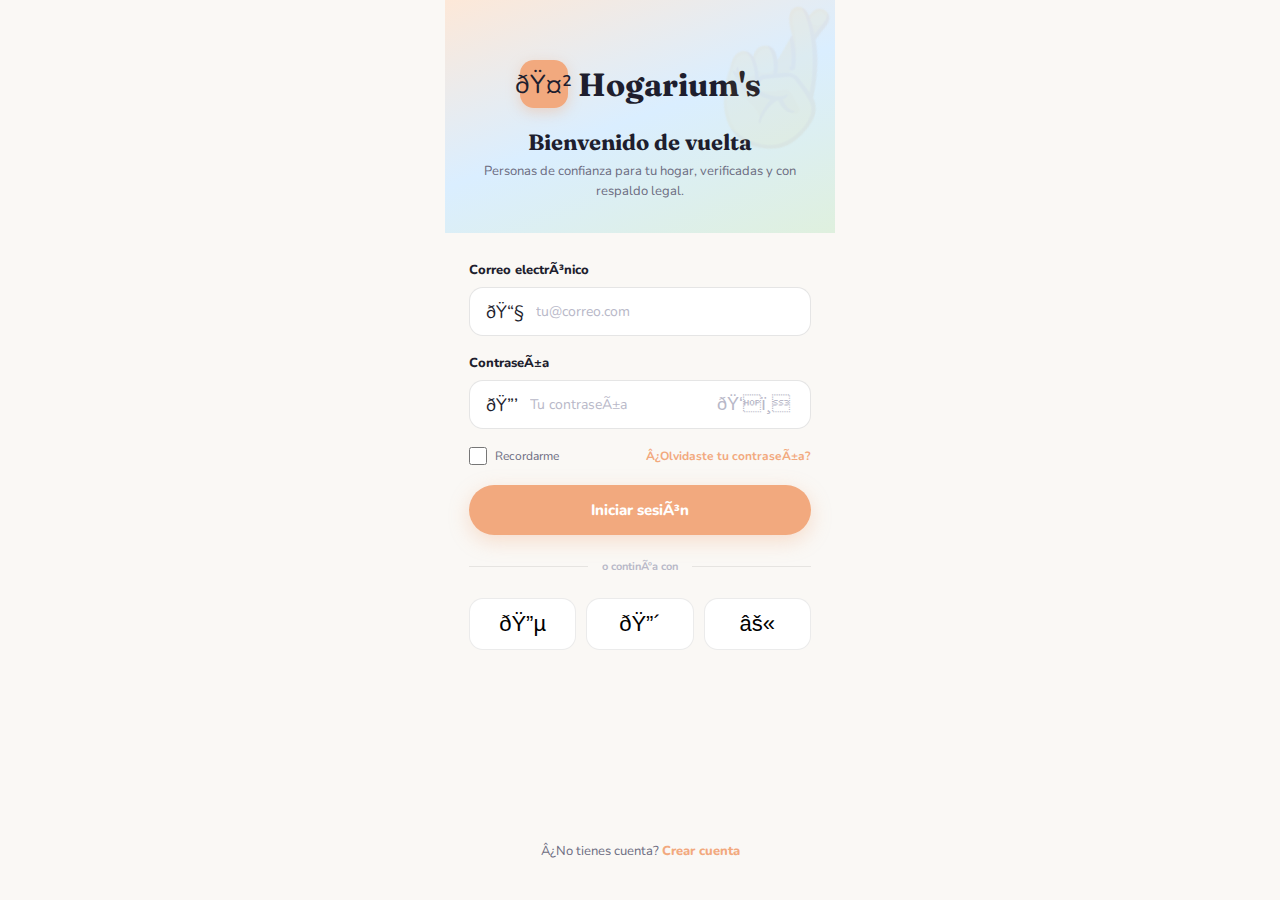
<file: login.html>
﻿<!DOCTYPE html>
<html lang="es">
<head>
<meta charset="UTF-8">
<meta name="viewport" content="width=device-width, initial-scale=1.0, maximum-scale=1.0">
<title>Hogarium's â€“ Iniciar sesiÃ³n</title>
<link href="https://fonts.googleapis.com/css2?family=Fraunces:ital,wght@0,400;0,600;0,700;1,400&family=Nunito:wght@400;500;600;700;800&display=swap" rel="stylesheet">
<link rel="stylesheet" href="css/variables.css">
<link rel="stylesheet" href="css/base.css">
<link rel="stylesheet" href="css/login.css">
</head>
<body>

<div class="auth-page">

  <div class="auth-hero">
    <div class="auth-logo">
      <div class="auth-logo-icon">ðŸ¤²</div>
      <div class="auth-logo-text">Hogarium's</div>
    </div>
    <div class="auth-title">Bienvenido de vuelta</div>
    <div class="auth-subtitle">Personas de confianza para tu hogar, verificadas y con respaldo legal.</div>
  </div>

  <form class="auth-form" id="login-form" autocomplete="off">

    <div id="login-error" class="auth-error"></div>

    <div class="auth-field">
      <label class="auth-label">Correo electrÃ³nico</label>
      <div class="auth-input-wrap">
        <span class="auth-input-icon">ðŸ“§</span>
        <input class="auth-input" id="login-email" type="email" placeholder="tu@correo.com" autocomplete="email">
      </div>
    </div>

    <div class="auth-field">
      <label class="auth-label">ContraseÃ±a</label>
      <div class="auth-input-wrap">
        <span class="auth-input-icon">ðŸ”’</span>
        <input class="auth-input" id="login-pass" type="password" placeholder="Tu contraseÃ±a" autocomplete="current-password">
        <button type="button" class="auth-toggle-pass" id="toggle-pass">ðŸ‘ï¸</button>
      </div>
    </div>

    <div class="auth-options">
      <label class="auth-remember">
        <input type="checkbox" class="auth-checkbox"> Recordarme
      </label>
      <a href="#" class="auth-forgot">Â¿Olvidaste tu contraseÃ±a?</a>
    </div>

    <button type="submit" class="auth-btn" id="login-btn">
      <div class="auth-spinner" id="login-spinner"></div>
      <span id="login-btn-text">Iniciar sesiÃ³n</span>
    </button>

    <div class="auth-divider">
      <div class="auth-divider-line"></div>
      <div class="auth-divider-text">o continÃºa con</div>
      <div class="auth-divider-line"></div>
    </div>

    <div class="auth-social">
      <button type="button" class="social-btn">ðŸ”µ</button>
      <button type="button" class="social-btn">ðŸ”´</button>
      <button type="button" class="social-btn">âš«</button>
    </div>

  </form>

  <div class="auth-footer">
    Â¿No tienes cuenta? <a href="registro.html">Crear cuenta</a>
  </div>

</div>

<script src="js/login.js"></script>
</body>
</html>
</file>
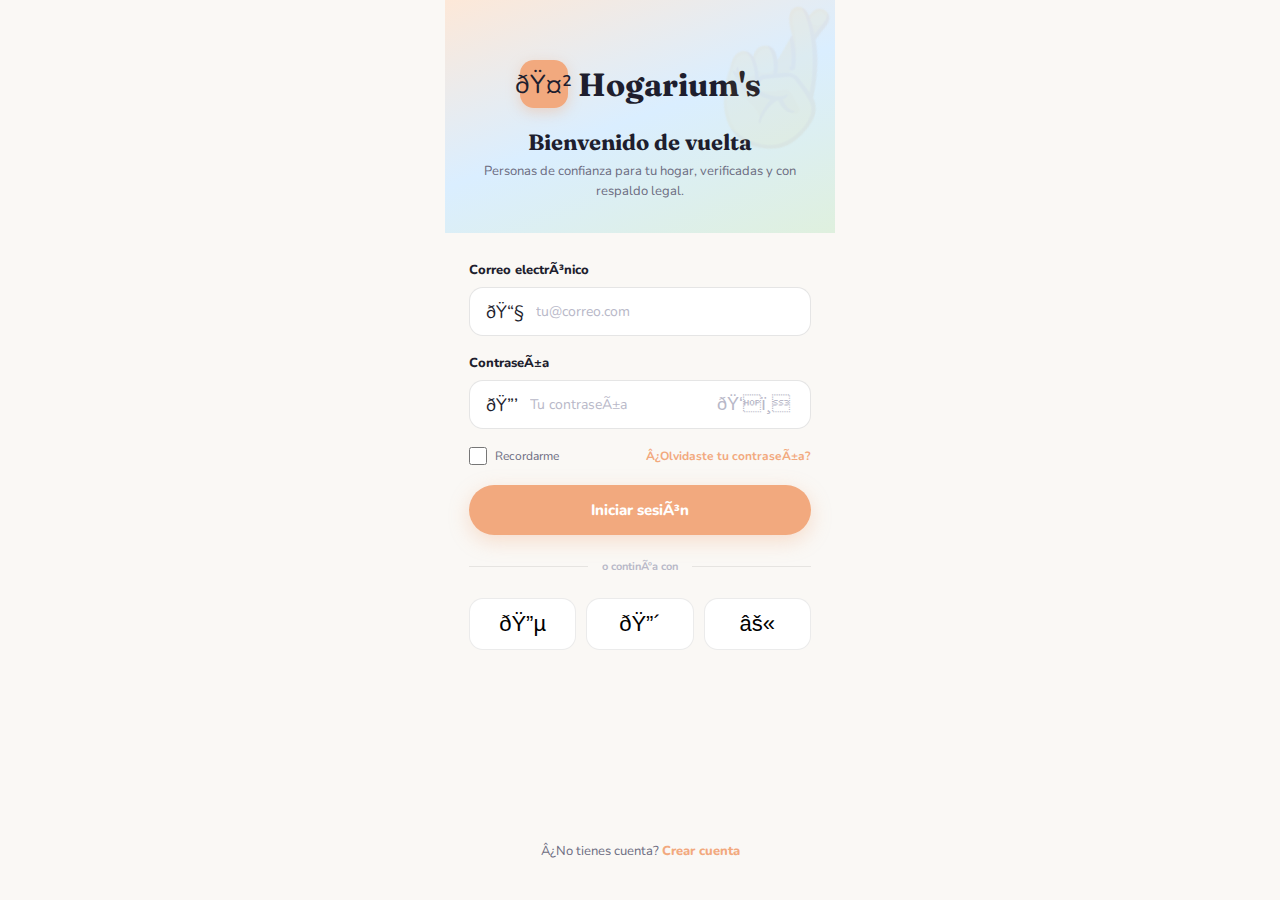
<file: pago.html>
<!DOCTYPE html>
<html lang="es">
<head>
<meta charset="UTF-8">
<meta name="viewport" content="width=device-width, initial-scale=1.0, maximum-scale=1.0">
<title>Hogarium – Pago</title>
<link href="https://fonts.googleapis.com/css2?family=Fraunces:ital,wght@0,400;0,600;0,700;1,400&family=Nunito:wght@400;500;600;700;800&display=swap" rel="stylesheet">
<link rel="stylesheet" href="css/variables.css">
<link rel="stylesheet" href="css/base.css">
<link rel="stylesheet" href="css/status-bar.css">
<link rel="stylesheet" href="css/pago.css">
<link rel="stylesheet" href="css/pago-metodos.css">
<link rel="stylesheet" href="css/pago-estado.css">
</head>
<body>
<script src="js/auth.js"></script>

<!-- ══════════════════════════════════
     PANTALLA 1: RESUMEN DEL PEDIDO
══════════════════════════════════ -->
<div class="screen active" id="screen-resumen">

  <div class="status-bar"><span>9:41</span><span>🔋 ◀</span></div>

  <div class="pago-nav">
    <button class="pago-back" id="btn-back-resumen">←</button>
    <div class="pago-nav-title">Resumen del pedido</div>
    <div class="pago-nav-secure">🔒 Seguro</div>
  </div>

  <div class="pago-steps">
    <div class="pago-step active"></div>
    <div class="pago-step"></div>
    <div class="pago-step"></div>
  </div>

  <div class="pago-scroll">

    <!-- Servicio contratado -->
    <div class="pago-card">
      <div class="pago-card-title">👤 Servicio contratado</div>
      <div class="pago-service">
        <div class="ps-avatar" id="ps-avatar">👩‍🍳</div>
        <div>
          <div class="ps-name" id="ps-name">María Rodríguez</div>
          <div class="ps-role" id="ps-role">Empleada del Hogar</div>
        </div>
      </div>
      <div class="ps-details">
        <div class="ps-detail"><span class="ps-detail-icon">📅</span><span id="ps-date">Hoy, 18 feb</span></div>
        <div class="ps-detail"><span class="ps-detail-icon">🕐</span><span id="ps-time">8:00 am - 4:00 pm</span></div>
        <div class="ps-detail"><span class="ps-detail-icon">📍</span><span id="ps-location">Tu hogar</span></div>
      </div>
    </div>

    <!-- Detalle del cobro -->
    <div class="pago-card">
      <div class="pago-card-title">💰 Detalle del cobro</div>
      <div class="price-rows">
        <div class="price-row">
          <span>Servicio</span>
          <span id="pr-subtotal">$85.000</span>
        </div>
        <div class="price-row">
          <span>Comisión Hogarium (8%)</span>
          <span id="pr-comision">$6.800</span>
        </div>
        <div class="price-row included-row">
          <span>Coberturas legales</span>
          <span class="included-tag">Incluidas</span>
        </div>
        <div class="price-row" id="promo-row" style="display:none;">
          <span class="promo-text">Descuento aplicado</span>
          <span class="promo-amount" id="pr-descuento">-$0</span>
        </div>
        <div class="price-divider"></div>
        <div class="price-row total-row">
          <span>Total</span>
          <span id="pr-total">$91.800</span>
        </div>
      </div>
      <div class="coverage-included">
        <span class="ci-icon">🛡️</span>
        <span class="ci-text">ARL + Seguro de vida + Contrato digital — todo activado con tu pago</span>
      </div>
    </div>

    <!-- Código promocional -->
    <div class="pago-card">
      <div class="pago-card-title">🏷️ Código promocional</div>
      <div class="coupon-wrap">
        <input class="coupon-input" id="coupon-input" placeholder="Ingresa tu código">
        <button class="coupon-btn" id="coupon-btn">Aplicar</button>
      </div>
    </div>

    <!-- Info seguridad -->
    <div class="pago-info">
      <div class="pago-info-icon">🛡️</div>
      <div class="pago-info-text"><strong>Pago protegido.</strong> Si el servicio no se presta, te devolvemos el 100% de tu dinero. Tu información está cifrada de extremo a extremo.</div>
    </div>

    <div style="height:20px;"></div>
  </div>

  <div class="pago-cta">
    <button class="pago-cta-btn" onclick="pagoGoTo('screen-metodo')">Continuar al pago →</button>
  </div>

</div>


<!-- ══════════════════════════════════
     PANTALLA 2: MÉTODO DE PAGO
══════════════════════════════════ -->
<div class="screen" id="screen-metodo">

  <div class="status-bar"><span>9:41</span><span>🔋 ◀</span></div>

  <div class="pago-nav">
    <button class="pago-back" onclick="pagoGoTo('screen-resumen')">←</button>
    <div class="pago-nav-title">Método de pago</div>
    <div class="pago-nav-secure">🔒 Seguro</div>
  </div>

  <div class="pago-steps">
    <div class="pago-step done"></div>
    <div class="pago-step active"></div>
    <div class="pago-step"></div>
  </div>

  <div class="pago-scroll">

    <!-- Tarjetas guardadas -->
    <div class="pago-card">
      <div class="pago-card-title">💳 Tarjetas guardadas</div>
      <div class="pm-list">
        <div class="pm-item selected" data-method="visa-4521" onclick="selectMethod(this)">
          <div class="pm-radio"><div class="pm-dot"></div></div>
          <div class="pm-icon visa-bg">💳</div>
          <div class="pm-info">
            <div class="pm-name">Visa •••• 4521</div>
            <div class="pm-desc">Vence 12/27</div>
          </div>
        </div>
      </div>
      <button class="pm-add-card" onclick="pagoGoTo('screen-tarjeta')">+ Agregar nueva tarjeta</button>
    </div>

    <!-- PSE -->
    <div class="pago-card">
      <div class="pago-card-title">🏦 Transferencia bancaria</div>
      <div class="pm-list">
        <div class="pm-item" data-method="pse" onclick="selectMethod(this)">
          <div class="pm-radio"><div class="pm-dot"></div></div>
          <div class="pm-icon pse-bg">🏦</div>
          <div class="pm-info">
            <div class="pm-name">PSE</div>
            <div class="pm-desc">Débito directo de tu banco</div>
          </div>
          <div class="pm-badge badge-popular">Popular</div>
        </div>
      </div>
    </div>

    <!-- Billeteras digitales -->
    <div class="pago-card">
      <div class="pago-card-title">📱 Billeteras digitales</div>
      <div class="pm-list">
        <div class="pm-item" data-method="nequi" onclick="selectMethod(this)">
          <div class="pm-radio"><div class="pm-dot"></div></div>
          <div class="pm-icon nequi-bg">📱</div>
          <div class="pm-info">
            <div class="pm-name">Nequi</div>
            <div class="pm-desc">Paga desde tu celular</div>
          </div>
          <div class="pm-badge badge-popular">Popular</div>
        </div>
        <div class="pm-item" data-method="daviplata" onclick="selectMethod(this)">
          <div class="pm-radio"><div class="pm-dot"></div></div>
          <div class="pm-icon davi-bg">📲</div>
          <div class="pm-info">
            <div class="pm-name">Daviplata</div>
            <div class="pm-desc">Transferencia instantánea</div>
          </div>
        </div>
      </div>
    </div>

    <!-- Efectivo -->
    <div class="pago-card">
      <div class="pago-card-title">💵 Efectivo</div>
      <div class="pm-list">
        <div class="pm-item" data-method="efecty" onclick="selectMethod(this)">
          <div class="pm-radio"><div class="pm-dot"></div></div>
          <div class="pm-icon efecty-bg">🏪</div>
          <div class="pm-info">
            <div class="pm-name">Efecty</div>
            <div class="pm-desc">Paga en cualquier punto Efecty</div>
          </div>
        </div>
      </div>
    </div>

    <!-- Otros métodos -->
    <div class="pago-card">
      <div class="pago-card-title">🌐 Otros métodos</div>
      <div class="pm-list">
        <div class="pm-item" data-method="mercadopago" onclick="selectMethod(this)">
          <div class="pm-radio"><div class="pm-dot"></div></div>
          <div class="pm-icon mp-bg">🟡</div>
          <div class="pm-info">
            <div class="pm-name">MercadoPago</div>
            <div class="pm-desc">Cuenta MercadoPago o tarjeta</div>
          </div>
        </div>
        <div class="pm-item" data-method="paypal" onclick="selectMethod(this)">
          <div class="pm-radio"><div class="pm-dot"></div></div>
          <div class="pm-icon paypal-bg">🔵</div>
          <div class="pm-info">
            <div class="pm-name">PayPal</div>
            <div class="pm-desc">Pago internacional en USD</div>
          </div>
          <div class="pm-badge badge-intl">USD</div>
        </div>
      </div>
    </div>

    <!-- Powered by -->
    <div class="pago-powered">
      <div class="pago-powered-text">Pagos procesados con</div>
      <div class="pago-powered-logos">
        <span class="powered-logo">Wompi</span>
        <span class="powered-logo">ePayco</span>
        <span class="powered-logo">MercadoPago</span>
        <span class="powered-logo">PayPal</span>
      </div>
    </div>

    <div style="height:20px;"></div>
  </div>

  <div class="pago-cta">
    <div class="pago-cta-row">
      <div>
        <div class="pago-cta-total-label">Total a pagar</div>
        <div class="pago-cta-total-amount" id="cta-total">$91.800</div>
      </div>
      <button class="pago-cta-btn pago-cta-btn-pay" id="btn-pagar" onclick="procesarPago()">Pagar →</button>
    </div>
  </div>

</div>


<!-- ══════════════════════════════════
     PANTALLA 3: NUEVA TARJETA
══════════════════════════════════ -->
<div class="screen" id="screen-tarjeta">

  <div class="status-bar"><span>9:41</span><span>🔋 ◀</span></div>

  <div class="pago-nav">
    <button class="pago-back" onclick="pagoGoTo('screen-metodo')">←</button>
    <div class="pago-nav-title">Nueva tarjeta</div>
  </div>

  <div class="pago-steps">
    <div class="pago-step done"></div>
    <div class="pago-step active"></div>
    <div class="pago-step"></div>
  </div>

  <div class="pago-scroll">

    <!-- Card visual preview -->
    <div class="card-visual">
      <div class="cv-top">
        <div class="cv-chip">💳</div>
        <div class="cv-type" id="cv-type">VISA</div>
      </div>
      <div class="cv-number" id="cv-number">•••• •••• •••• ••••</div>
      <div class="cv-bottom">
        <div>
          <div class="cv-label">TITULAR</div>
          <div class="cv-holder" id="cv-holder">TU NOMBRE</div>
        </div>
        <div>
          <div class="cv-label">VENCE</div>
          <div class="cv-expiry" id="cv-expiry">MM/AA</div>
        </div>
      </div>
    </div>

    <!-- Card form -->
    <div class="pago-card">
      <div class="card-field">
        <label class="card-label">Número de tarjeta</label>
        <div class="card-input-wrap">
          <span class="card-input-icon">💳</span>
          <input class="card-input" id="card-number" type="tel" placeholder="0000 0000 0000 0000" maxlength="19" autocomplete="cc-number">
        </div>
      </div>

      <div class="card-field">
        <label class="card-label">Nombre del titular</label>
        <div class="card-input-wrap">
          <span class="card-input-icon">👤</span>
          <input class="card-input" id="card-name" type="text" placeholder="Como aparece en la tarjeta" autocomplete="cc-name">
        </div>
      </div>

      <div class="card-field-row">
        <div class="card-field">
          <label class="card-label">Vencimiento</label>
          <div class="card-input-wrap">
            <input class="card-input" id="card-expiry" type="tel" placeholder="MM/AA" maxlength="5" autocomplete="cc-exp">
          </div>
        </div>
        <div class="card-field">
          <label class="card-label">CVV</label>
          <div class="card-input-wrap">
            <span class="card-input-icon">🔒</span>
            <input class="card-input" id="card-cvv" type="tel" placeholder="123" maxlength="4" autocomplete="cc-csc">
          </div>
        </div>
      </div>

      <label class="card-save">
        <input type="checkbox" class="card-save-check" checked> Guardar tarjeta para próximos pagos
      </label>
    </div>

    <!-- Security badges -->
    <div class="pago-security">
      <div class="sec-item">🔒 Cifrado SSL</div>
      <div class="sec-item">🛡️ PCI DSS</div>
      <div class="sec-item">✓ 3D Secure</div>
    </div>

    <div style="height:20px;"></div>
  </div>

  <div class="pago-cta">
    <button class="pago-cta-btn" id="btn-pagar-tarjeta" onclick="procesarPagoTarjeta()">
      Pagar <span id="cta-total-tarjeta">$91.800</span> →
    </button>
  </div>

</div>


<!-- ══════════════════════════════════
     PANTALLA 4: PROCESANDO
══════════════════════════════════ -->
<div class="screen" id="screen-procesando">
  <div class="procesando-wrap">
    <div class="procesando-circle">
      <div class="procesando-pulse"></div>
      <div class="procesando-icon">💳</div>
    </div>
    <div class="procesando-title">Procesando tu pago...</div>
    <div class="procesando-sub">No cierres esta ventana</div>
    <div class="procesando-dots">
      <span class="pdot"></span>
      <span class="pdot"></span>
      <span class="pdot"></span>
    </div>
    <div class="procesando-secure">🔒 Conexión segura y cifrada</div>
  </div>
</div>


<!-- ══════════════════════════════════
     PANTALLA 5: ÉXITO
══════════════════════════════════ -->
<div class="screen" id="screen-exito">

  <div class="status-bar"><span>9:41</span><span>🔋 ◀</span></div>

  <div class="pago-scroll" style="padding-bottom:40px;">

    <div class="exito-hero">
      <div class="exito-check">
        <div class="exito-check-circle">
          <svg class="exito-checkmark" viewBox="0 0 52 52">
            <circle class="exito-check-bg" cx="26" cy="26" r="25" fill="none"/>
            <path class="exito-check-path" fill="none" d="M14.1 27.2l7.1 7.2 16.7-16.8"/>
          </svg>
        </div>
      </div>
      <div class="exito-title">Pago confirmado</div>
      <div class="exito-sub">Tu servicio ha sido agendado exitosamente</div>
    </div>

    <!-- Comprobante -->
    <div class="pago-card">
      <div class="pago-card-title">📄 Comprobante</div>
      <div class="receipt-rows">
        <div class="receipt-row">
          <span class="receipt-label">N° Transacción</span>
          <span class="receipt-value" id="rx-txn">#TXN-28471</span>
        </div>
        <div class="receipt-row">
          <span class="receipt-label">Servicio</span>
          <span class="receipt-value" id="rx-service">Empleada del Hogar</span>
        </div>
        <div class="receipt-row">
          <span class="receipt-label">Profesional</span>
          <span class="receipt-value" id="rx-worker">María Rodríguez</span>
        </div>
        <div class="receipt-row">
          <span class="receipt-label">Método de pago</span>
          <span class="receipt-value" id="rx-method">Visa •••• 4521</span>
        </div>
        <div class="receipt-divider"></div>
        <div class="receipt-row receipt-total">
          <span class="receipt-label">Total pagado</span>
          <span class="receipt-value" id="rx-total">$91.800</span>
        </div>
        <div class="receipt-row">
          <span class="receipt-label">Fecha</span>
          <span class="receipt-value" id="rx-date">18 feb 2025 · 9:42 am</span>
        </div>
      </div>
    </div>

    <!-- Coberturas -->
    <div class="pago-info" style="margin-top:16px;">
      <div class="pago-info-icon">🛡️</div>
      <div class="pago-info-text"><strong>Coberturas activadas:</strong> ARL incluida, Seguro de vida activo y Contrato digital generado. Consulta todo en la sección Confianza.</div>
    </div>

    <!-- Acciones -->
    <div class="exito-actions">
      <a class="exito-btn-primary" href="actividad.html">Ver en Actividad</a>
      <a class="exito-btn-secondary" href="mensajes.html">💬 Enviar mensaje</a>
    </div>

    <div class="exito-home">
      <a href="index.html" class="exito-home-link">← Volver al inicio</a>
    </div>

  </div>
</div>


<!-- ══════════════════════════════════
     PANTALLA 6: ERROR
══════════════════════════════════ -->
<div class="screen" id="screen-error">

  <div class="status-bar"><span>9:41</span><span>🔋 ◀</span></div>

  <div class="pago-scroll" style="padding-bottom:40px;">

    <div class="error-hero">
      <div class="error-icon-wrap">
        <div class="error-icon">✕</div>
      </div>
      <div class="error-title">Pago no procesado</div>
      <div class="error-sub" id="error-msg">La tarjeta fue rechazada por fondos insuficientes. Intenta con otro método de pago.</div>
    </div>

    <div class="error-actions">
      <button class="error-btn-primary" onclick="reintentar()">Reintentar pago</button>
      <button class="error-btn-secondary" onclick="pagoGoTo('screen-metodo')">Cambiar método de pago</button>
    </div>

    <div class="exito-home">
      <a href="index.html" class="exito-home-link">← Volver al inicio</a>
    </div>

  </div>
</div>

<script src="js/pago.js"></script>
</body>
</html>
</file>
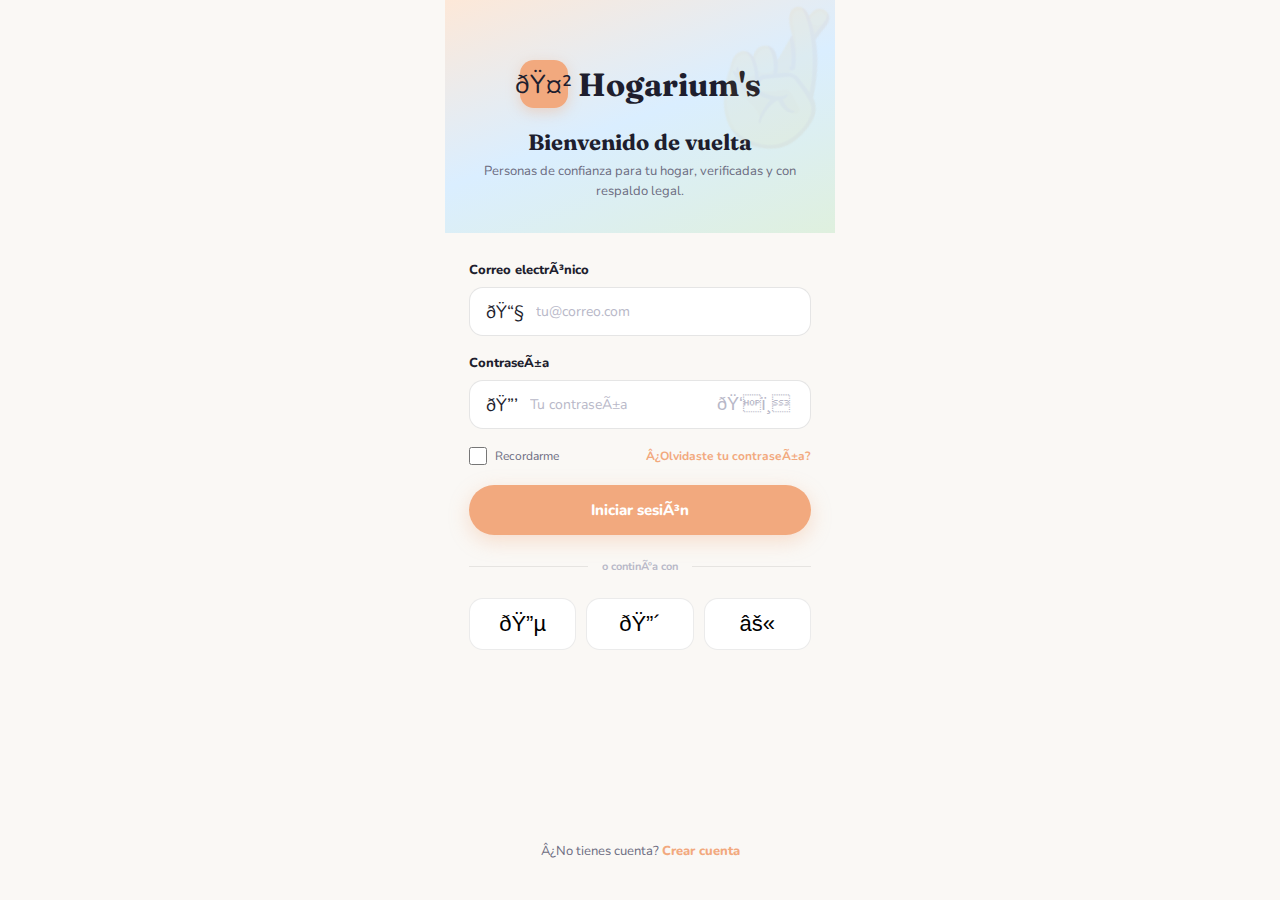
<file: perfil-trabajador.html>
<!DOCTYPE html>
<html lang="es">
<head>
<meta charset="UTF-8">
<meta name="viewport" content="width=device-width, initial-scale=1.0, maximum-scale=1.0">
<title>Hogarium – Perfil Trabajador</title>
<link href="https://fonts.googleapis.com/css2?family=Fraunces:ital,wght@0,400;0,600;0,700;1,400&family=Nunito:wght@400;500;600;700;800&display=swap" rel="stylesheet">
<link rel="stylesheet" href="css/variables.css">
<link rel="stylesheet" href="css/base.css">
<link rel="stylesheet" href="css/status-bar.css">
<link rel="stylesheet" href="css/perfil-trabajador.css">
</head>
<body class="wk-page">
<script src="js/auth.js"></script>
<script src="js/data.js"></script>

<div class="status-bar"><span>9:41</span><span>🔋 ◀</span></div>

<div class="wk-top-nav">
  <a class="wk-back-btn" href="index.html">←</a>
  <div class="wk-top-title" id="wk-top-title">Perfil</div>
  <div class="wk-top-pill" id="wk-top-pill">✓ Verificado</div>
</div>

<!-- HERO -->
<div class="wk-hero" id="wk-hero">
  <div class="wk-hero-row">
    <div class="wk-avatar" id="wk-avatar">👩‍🍳</div>
    <div class="wk-info">
      <div class="wk-name" id="wk-name">—</div>
      <div class="wk-role" id="wk-role">—</div>
      <div class="wk-badges" id="wk-badges"></div>
    </div>
  </div>
  <div class="wk-stats">
    <div class="wk-stat">
      <div class="wk-stat-num" id="wk-rating">—</div>
      <div class="wk-stat-label">⭐ Rating</div>
    </div>
    <div class="wk-stat">
      <div class="wk-stat-num" id="wk-reviews">—</div>
      <div class="wk-stat-label">Reseñas</div>
    </div>
    <div class="wk-stat">
      <div class="wk-stat-num" id="wk-exp">—</div>
      <div class="wk-stat-label">Experiencia</div>
    </div>
    <div class="wk-stat">
      <div class="wk-stat-num" id="wk-services-count">—</div>
      <div class="wk-stat-label">Servicios</div>
    </div>
  </div>
</div>

<!-- SOBRE -->
<div class="wk-card">
  <div class="wk-card-title"><span>📋</span> Sobre</div>
  <div class="wk-about" id="wk-about">—</div>
</div>

<!-- SERVICIOS Y PRECIOS -->
<div class="wk-card">
  <div class="wk-card-title"><span>💼</span> Servicios y precios</div>
  <div class="wk-services-list" id="wk-services-list"></div>
</div>

<!-- VERIFICACIÓN LEGAL -->
<div class="wk-legal" id="wk-legal">
  <div class="wk-legal-title">🛡️ Verificación legal completa</div>
  <div class="wk-legal-items" id="wk-legal-items"></div>
</div>

<!-- RESEÑAS -->
<div class="wk-card">
  <div class="wk-card-title"><span>⭐</span> Reseñas</div>
  <div class="wk-reviews-header">
    <div class="wk-reviews-score">
      <div class="wk-reviews-num" id="wk-reviews-num">—</div>
      <div>
        <div class="wk-reviews-stars" id="wk-reviews-stars">★★★★★</div>
        <div class="wk-reviews-count" id="wk-reviews-count">— reseñas</div>
      </div>
    </div>
  </div>
  <div class="wk-review-list" id="wk-review-list"></div>
</div>

<div class="wk-spacer"></div>

<!-- CTA BAR -->
<div class="wk-cta-bar">
  <div class="wk-cta-price">
    <div class="wk-cta-price-num" id="wk-cta-price">—</div>
    <div class="wk-cta-price-sub" id="wk-cta-sub">—</div>
  </div>
  <button class="wk-cta-btn" id="wk-cta-contratar">Contratar →</button>
  <button class="wk-cta-msg" id="wk-cta-msg">💬</button>
</div>

<script src="js/perfil-trabajador.js"></script>
</body>
</html>
</file>
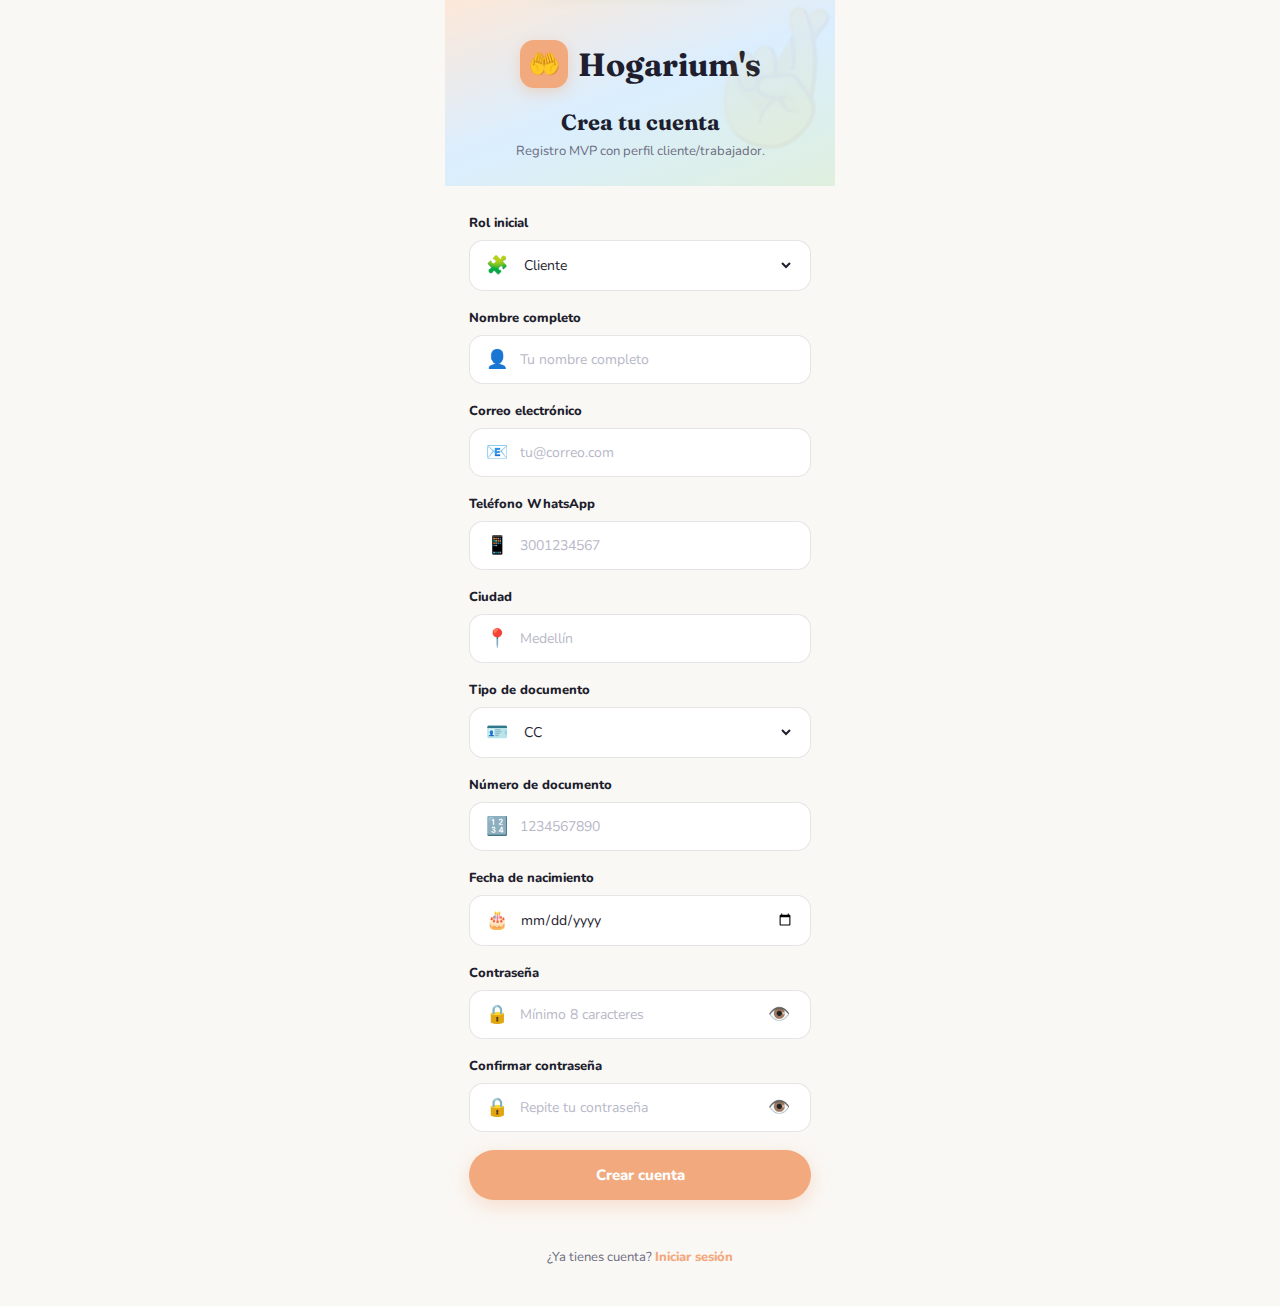
<file: registro.html>
<!DOCTYPE html>
<html lang="es">
<head>
<meta charset="UTF-8">
<meta name="viewport" content="width=device-width, initial-scale=1.0, maximum-scale=1.0">
<title>Hogarium's – Crear cuenta</title>
<link href="https://fonts.googleapis.com/css2?family=Fraunces:ital,wght@0,400;0,600;0,700;1,400&family=Nunito:wght@400;500;600;700;800&display=swap" rel="stylesheet">
<link rel="stylesheet" href="css/variables.css">
<link rel="stylesheet" href="css/base.css">
<link rel="stylesheet" href="css/login.css">
</head>
<body>

<div class="auth-page">
  <div class="auth-hero" style="padding-top:40px; padding-bottom:24px;">
    <div class="auth-logo">
      <div class="auth-logo-icon">🤲</div>
      <div class="auth-logo-text">Hogarium's</div>
    </div>
    <div class="auth-title">Crea tu cuenta</div>
    <div class="auth-subtitle">Registro MVP con perfil cliente/trabajador.</div>
  </div>

  <form class="auth-form" id="registro-form" autocomplete="off">
    <div id="reg-error" class="auth-error"></div>

    <div class="auth-field">
      <label class="auth-label">Rol inicial</label>
      <div class="auth-input-wrap">
        <span class="auth-input-icon">🧩</span>
        <select class="auth-input" id="reg-role">
          <option value="cliente">Cliente</option>
          <option value="trabajador">Trabajador</option>
          <option value="ambos">Ambos</option>
        </select>
      </div>
    </div>

    <div class="auth-field">
      <label class="auth-label">Nombre completo</label>
      <div class="auth-input-wrap">
        <span class="auth-input-icon">👤</span>
        <input class="auth-input" id="reg-name" type="text" placeholder="Tu nombre completo" autocomplete="name">
      </div>
    </div>

    <div class="auth-field">
      <label class="auth-label">Correo electrónico</label>
      <div class="auth-input-wrap">
        <span class="auth-input-icon">📧</span>
        <input class="auth-input" id="reg-email" type="email" placeholder="tu@correo.com" autocomplete="email">
      </div>
    </div>

    <div class="auth-field">
      <label class="auth-label">Teléfono WhatsApp</label>
      <div class="auth-input-wrap">
        <span class="auth-input-icon">📱</span>
        <input class="auth-input" id="reg-phone" type="tel" placeholder="3001234567">
      </div>
    </div>

    <div class="auth-field">
      <label class="auth-label">Ciudad</label>
      <div class="auth-input-wrap">
        <span class="auth-input-icon">📍</span>
        <input class="auth-input" id="reg-city" type="text" placeholder="Medellín">
      </div>
    </div>

    <div class="auth-field">
      <label class="auth-label">Tipo de documento</label>
      <div class="auth-input-wrap">
        <span class="auth-input-icon">🪪</span>
        <select class="auth-input" id="reg-doc-type">
          <option value="CC">CC</option>
          <option value="CE">CE</option>
          <option value="PPT">PPT</option>
        </select>
      </div>
    </div>

    <div class="auth-field">
      <label class="auth-label">Número de documento</label>
      <div class="auth-input-wrap">
        <span class="auth-input-icon">🔢</span>
        <input class="auth-input" id="reg-doc-number" type="text" placeholder="1234567890">
      </div>
    </div>

    <div class="auth-field">
      <label class="auth-label">Fecha de nacimiento</label>
      <div class="auth-input-wrap">
        <span class="auth-input-icon">🎂</span>
        <input class="auth-input" id="reg-birth-date" type="date">
      </div>
    </div>

    <div id="worker-fields">
      <div class="auth-field">
        <label class="auth-label">Categoría principal</label>
        <div class="auth-input-wrap">
          <span class="auth-input-icon">🛠️</span>
          <input class="auth-input" id="reg-main-category" type="text" placeholder="hogar / técnico / cuidado">
        </div>
      </div>

      <div class="auth-field">
        <label class="auth-label">Tipo de labor</label>
        <div class="auth-input-wrap">
          <span class="auth-input-icon">💼</span>
          <select class="auth-input" id="reg-role-title">
            <option value="">Selecciona una labor</option>
            <option value="Empleada del hogar">Empleada del hogar</option>
            <option value="Auxiliar de limpieza profunda">Auxiliar de limpieza profunda</option>
            <option value="Niñera / Cuidadora infantil">Niñera / Cuidadora infantil</option>
            <option value="Cuidadora de adulto mayor">Cuidadora de adulto mayor</option>
            <option value="Enfermera domiciliaria">Enfermera domiciliaria</option>
            <option value="Médico general domiciliario">Médico general domiciliario</option>
            <option value="Fisioterapeuta">Fisioterapeuta</option>
            <option value="Psicólogo(a)">Psicólogo(a)</option>
            <option value="Paseador(a) de perros">Paseador(a) de perros</option>
            <option value="Cuidador(a) de mascotas">Cuidador(a) de mascotas</option>
            <option value="Peluquería canina/felina">Peluquería canina/felina</option>
            <option value="Técnico electricista">Técnico electricista</option>
            <option value="Técnico plomero">Técnico plomero</option>
            <option value="Técnico de gas">Técnico de gas</option>
            <option value="Técnico en refrigeración / A.A.">Técnico en refrigeración / A.A.</option>
            <option value="Carpintero(a)">Carpintero(a)</option>
            <option value="Pintor(a)">Pintor(a)</option>
            <option value="Jardinero(a)">Jardinero(a)</option>
            <option value="Conductor(a) privado(a)">Conductor(a) privado(a)</option>
            <option value="Chef / cocinero(a) a domicilio">Chef / cocinero(a) a domicilio</option>
            <option value="Lavandería y planchado">Lavandería y planchado</option>
            <option value="Mensajero(a) / diligencias">Mensajero(a) / diligencias</option>
          </select>
        </div>
      </div>

      <div class="auth-field">
        <label class="auth-label">Años de experiencia</label>
        <div class="auth-input-wrap">
          <span class="auth-input-icon">⭐</span>
          <input class="auth-input" id="reg-exp-years" type="number" min="0" placeholder="3">
        </div>
      </div>

      <div class="auth-field">
        <label class="auth-label">Bio corta</label>
        <div class="auth-input-wrap">
          <span class="auth-input-icon">📝</span>
          <input class="auth-input" id="reg-about-short" type="text" placeholder="Resumen profesional corto">
        </div>
      </div>

      <div class="auth-field">
        <label class="auth-label">Servicio principal</label>
        <div class="auth-input-wrap">
          <span class="auth-input-icon">🧰</span>
          <input class="auth-input" id="reg-service-name" type="text" placeholder="Ej: Diagnóstico eléctrico">
        </div>
      </div>

      <div class="auth-field">
        <label class="auth-label">Precio base</label>
        <div class="auth-input-wrap">
          <span class="auth-input-icon">💰</span>
          <input class="auth-input" id="reg-base-price" type="number" min="0" placeholder="60000">
        </div>
      </div>

      <div class="auth-field">
        <label class="auth-label">Unidad</label>
        <div class="auth-input-wrap">
          <span class="auth-input-icon">📦</span>
          <select class="auth-input" id="reg-price-unit">
            <option value="hora">hora</option>
            <option value="visita">visita</option>
            <option value="dia">día</option>
            <option value="sesion">sesión</option>
          </select>
        </div>
      </div>

      <div class="auth-field">
        <label class="auth-label">Zonas de servicio (coma separadas)</label>
        <div class="auth-input-wrap">
          <span class="auth-input-icon">🗺️</span>
          <input class="auth-input" id="reg-service-zones" type="text" placeholder="Laureles, El Poblado, Belén">
        </div>
      </div>

      <div class="auth-field">
        <label class="auth-label">Disponibilidad (texto)</label>
        <div class="auth-input-wrap">
          <span class="auth-input-icon">🗓️</span>
          <input class="auth-input" id="reg-availability" type="text" placeholder="Lun-Vie 8:00-18:00">
        </div>
      </div>

      <div class="auth-field">
        <label class="auth-label">Hoja de vida (PDF)</label>
        <div class="auth-input-wrap">
          <span class="auth-input-icon">📄</span>
          <input class="auth-input" id="reg-cv-file" type="file" accept="application/pdf,.pdf">
        </div>
      </div>
    </div>

    <div class="auth-field">
      <label class="auth-label">Contraseña</label>
      <div class="auth-input-wrap">
        <span class="auth-input-icon">🔒</span>
        <input class="auth-input" id="reg-pass" type="password" placeholder="Mínimo 8 caracteres" autocomplete="new-password">
        <button type="button" class="auth-toggle-pass" id="toggle-pass">👁️</button>
      </div>
    </div>

    <div class="auth-field">
      <label class="auth-label">Confirmar contraseña</label>
      <div class="auth-input-wrap">
        <span class="auth-input-icon">🔒</span>
        <input class="auth-input" id="reg-pass2" type="password" placeholder="Repite tu contraseña" autocomplete="new-password">
        <button type="button" class="auth-toggle-pass" id="toggle-pass2">👁️</button>
      </div>
    </div>

    <button type="submit" class="auth-btn" id="reg-btn" style="margin-top:8px;">
      <div class="auth-spinner" id="reg-spinner"></div>
      <span id="reg-btn-text">Crear cuenta</span>
    </button>
  </form>

  <div class="auth-footer">
    ¿Ya tienes cuenta? <a href="login.html">Iniciar sesión</a>
  </div>
</div>

<div class="auth-toast" id="reg-toast">✅ Cuenta creada con éxito</div>

<script>
(function () {
  var form = document.getElementById('registro-form');
  var role = document.getElementById('reg-role');
  var workerFields = document.getElementById('worker-fields');
  var errorBox = document.getElementById('reg-error');
  var submitBtn = document.getElementById('reg-btn');
  var spinner = document.getElementById('reg-spinner');
  var btnText = document.getElementById('reg-btn-text');
  var toast = document.getElementById('reg-toast');

  function setWorkerVisibility() {
    var show = role.value === 'trabajador' || role.value === 'ambos';
    workerFields.style.display = show ? 'block' : 'none';
  }
  role.addEventListener('change', setWorkerVisibility);
  setWorkerVisibility();

  document.getElementById('toggle-pass').addEventListener('click', function() {
    var p = document.getElementById('reg-pass');
    p.type = p.type === 'password' ? 'text' : 'password';
  });
  document.getElementById('toggle-pass2').addEventListener('click', function() {
    var p = document.getElementById('reg-pass2');
    p.type = p.type === 'password' ? 'text' : 'password';
  });

  form.addEventListener('submit', function(e) {
    e.preventDefault();
    errorBox.classList.remove('show');

    var payload = {
      account: {
        full_name: document.getElementById('reg-name').value.trim(),
        email: document.getElementById('reg-email').value.trim(),
        phone_whatsapp: document.getElementById('reg-phone').value.trim(),
        city: document.getElementById('reg-city').value.trim(),
        role_initial: role.value
      },
      identity: {
        document_type: document.getElementById('reg-doc-type').value,
        document_number: document.getElementById('reg-doc-number').value.trim(),
        birth_date: document.getElementById('reg-birth-date').value
      },
      worker_profile: null,
      compliance: {
        terms_accepted: true,
        background_check_status: 'pending',
        profile_status: 'draft'
      }
    };

    var pass = document.getElementById('reg-pass').value;
    var pass2 = document.getElementById('reg-pass2').value;

    if (!payload.account.full_name || !payload.account.email || !payload.account.phone_whatsapp || !payload.account.city || !payload.identity.document_number || !payload.identity.birth_date || !pass || !pass2) {
      return showError('Completa todos los campos obligatorios de cuenta.');
    }
    if (!payload.account.email.includes('@')) return showError('Correo inválido.');
    if (pass.length < 8) return showError('La contraseña debe tener mínimo 8 caracteres.');
    if (pass !== pass2) return showError('Las contraseñas no coinciden.');

    if (role.value === 'trabajador' || role.value === 'ambos') {
      payload.worker_profile = {
        main_category: document.getElementById('reg-main-category').value.trim(),
        role_title: document.getElementById('reg-role-title').value.trim(),
        experience_years: Number(document.getElementById('reg-exp-years').value || 0),
        about_short: document.getElementById('reg-about-short').value.trim(),
        services: [
          {
            name: document.getElementById('reg-service-name').value.trim(),
            base_price: Number(document.getElementById('reg-base-price').value || 0),
            unit: document.getElementById('reg-price-unit').value
          }
        ],
        service_zones: document.getElementById('reg-service-zones').value.split(',').map(function(x){ return x.trim(); }).filter(Boolean),
        availability_text: document.getElementById('reg-availability').value.trim(),
        cv_file_name: ''
      };

      var cvFileInput = document.getElementById('reg-cv-file');
      var cvFile = cvFileInput && cvFileInput.files ? cvFileInput.files[0] : null;
      if (cvFile) {
        payload.worker_profile.cv_file_name = cvFile.name;
      }

      if (!payload.worker_profile.main_category || !payload.worker_profile.role_title || !payload.worker_profile.about_short || !payload.worker_profile.services[0].name || !payload.worker_profile.services[0].base_price || payload.worker_profile.service_zones.length === 0 || !payload.worker_profile.availability_text || !payload.worker_profile.cv_file_name) {
        return showError('Completa todos los campos de trabajador para continuar (incluye PDF de hoja de vida).');
      }
    }

    submitBtn.disabled = true;
    spinner.style.display = 'block';
    btnText.textContent = 'Creando cuenta...';

    setTimeout(function() {
      sessionStorage.setItem('HOGARIUM_signup_payload', JSON.stringify(payload));
      sessionStorage.setItem('HOGARIUM_user_name', payload.account.full_name);
      toast.classList.add('show');
      setTimeout(function() {
        window.location.href = 'login.html';
      }, 1300);
    }, 800);
  });

  function showError(msg) {
    errorBox.textContent = msg;
    errorBox.classList.add('show');
  }
})();
</script>
</body>
</html>
</file>
<file: css/variables.css>
:root {
  --bg: #faf8f5;
  --surface: #ffffff;
  --peach: #f2a97e;
  --peach-light: #fde8d8;
  --sage: #7db87a;
  --sage-light: #dff0de;
  --sky: #6aaff0;
  --sky-light: #daeeff;
  --lavender: #a78bdb;
  --lav-light: #ecdeff;
  --cream: #f7f2ea;
  --ink: #1e1e2e;
  --mid: #6b6b80;
  --soft: #b8b8c8;
  --medical: #2a7de1;
  --medical-light: #e8f1fd;
  --medical-dark: #1a5cb8;
  --red-soft: #fde8e8;
  --red: #e05c5c;
  --radius: 24px;
  --radius-sm: 14px;
}
</file>
<file: css/base.css>
* { margin: 0; padding: 0; box-sizing: border-box; }

body {
  background: var(--bg);
  font-family: 'Nunito', sans-serif;
  color: var(--ink);
  max-width: 390px;
  margin: 0 auto;
  min-height: 100vh;
  overflow-x: hidden;
}

.section-title {
  font-family: 'Fraunces', serif;
  font-size: 20px;
  font-weight: 700;
  padding: 0 24px;
  margin-bottom: 14px;
  display: flex;
  justify-content: space-between;
  align-items: center;
}

.see-all {
  font-family: 'Nunito';
  font-size: 13px;
  font-weight: 700;
  color: var(--peach);
}

.spacer { height: 90px; }
</file>
<file: css/login.css>
/* Login & Register shared styles */
.auth-page {
  min-height: 100vh;
  display: flex;
  flex-direction: column;
  background: var(--bg);
}

.auth-hero {
  padding: 60px 24px 32px;
  text-align: center;
  background: linear-gradient(160deg, var(--peach-light) 0%, var(--sky-light) 50%, var(--sage-light) 100%);
  position: relative;
  overflow: hidden;
}
.auth-hero::after {
  content: '\1F91E';
  font-size: 140px;
  position: absolute;
  right: -30px;
  top: -20px;
  opacity: 0.06;
  transform: rotate(15deg);
  pointer-events: none;
}

.auth-logo {
  display: flex;
  align-items: center;
  justify-content: center;
  gap: 10px;
  margin-bottom: 20px;
}
.auth-logo-icon {
  width: 48px;
  height: 48px;
  background: var(--peach);
  border-radius: 14px;
  display: flex;
  align-items: center;
  justify-content: center;
  font-size: 26px;
  box-shadow: 0 4px 14px rgba(242,169,126,0.4);
}
.auth-logo-text {
  font-family: 'Fraunces', serif;
  font-size: 32px;
  font-weight: 700;
  color: var(--ink);
}

.auth-title {
  font-family: 'Fraunces', serif;
  font-size: 22px;
  font-weight: 700;
  color: var(--ink);
  margin-bottom: 6px;
}
.auth-subtitle {
  font-size: 13px;
  color: var(--mid);
  line-height: 1.5;
}

/* Form */
.auth-form {
  flex: 1;
  padding: 28px 24px;
}

.auth-field { margin-bottom: 18px; }

.auth-label {
  display: block;
  font-size: 13px;
  font-weight: 800;
  color: var(--ink);
  margin-bottom: 8px;
}

.auth-input-wrap {
  display: flex;
  align-items: center;
  background: var(--surface);
  border: 1.5px solid rgba(0,0,0,0.1);
  border-radius: var(--radius-sm);
  padding: 0 16px;
  transition: border 0.2s, box-shadow 0.2s;
}
.auth-input-wrap:focus-within {
  border-color: var(--peach);
  box-shadow: 0 0 0 3px rgba(242,169,126,0.12);
}
.auth-input-icon {
  font-size: 18px;
  margin-right: 12px;
  flex-shrink: 0;
}
.auth-input {
  flex: 1;
  border: none;
  background: transparent;
  font-family: 'Nunito';
  font-size: 14px;
  color: var(--ink);
  padding: 14px 0;
  outline: none;
}
.auth-input::placeholder { color: var(--soft); }

.auth-toggle-pass {
  background: none;
  border: none;
  font-size: 18px;
  cursor: pointer;
  padding: 4px;
  color: var(--soft);
  flex-shrink: 0;
}

/* Error message */
.auth-error {
  display: none;
  background: var(--red-soft);
  color: var(--red);
  font-size: 12px;
  font-weight: 700;
  padding: 10px 14px;
  border-radius: 10px;
  margin-bottom: 16px;
  text-align: center;
}
.auth-error.show { display: block; animation: shake 0.4s ease; }

@keyframes shake {
  0%, 100% { transform: translateX(0); }
  20%, 60% { transform: translateX(-6px); }
  40%, 80% { transform: translateX(6px); }
}

/* Buttons */
.auth-btn {
  width: 100%;
  padding: 15px;
  background: var(--peach);
  color: white;
  border: none;
  border-radius: 50px;
  font-family: 'Nunito';
  font-weight: 800;
  font-size: 15px;
  cursor: pointer;
  box-shadow: 0 6px 20px rgba(242,169,126,0.35);
  transition: all 0.2s;
  display: flex;
  align-items: center;
  justify-content: center;
  gap: 8px;
}
.auth-btn:hover { transform: scale(1.02); }
.auth-btn:active { transform: scale(0.98); }
.auth-btn:disabled {
  opacity: 0.6;
  cursor: not-allowed;
  transform: none;
}

.auth-btn-secondary {
  width: 100%;
  padding: 14px;
  background: var(--surface);
  color: var(--ink);
  border: 1.5px solid rgba(0,0,0,0.1);
  border-radius: 50px;
  font-family: 'Nunito';
  font-weight: 700;
  font-size: 14px;
  cursor: pointer;
  transition: all 0.2s;
  display: flex;
  align-items: center;
  justify-content: center;
  gap: 8px;
  margin-top: 12px;
}
.auth-btn-secondary:hover { background: var(--bg); }

/* Divider */
.auth-divider {
  display: flex;
  align-items: center;
  gap: 14px;
  margin: 24px 0;
}
.auth-divider-line {
  flex: 1;
  height: 1px;
  background: rgba(0,0,0,0.08);
}
.auth-divider-text {
  font-size: 11px;
  color: var(--soft);
  font-weight: 700;
}

/* Social buttons */
.auth-social { display: flex; gap: 10px; }
.social-btn {
  flex: 1;
  padding: 12px;
  background: var(--surface);
  border: 1.5px solid rgba(0,0,0,0.08);
  border-radius: var(--radius-sm);
  font-size: 22px;
  cursor: pointer;
  display: flex;
  align-items: center;
  justify-content: center;
  transition: all 0.2s;
}
.social-btn:hover { background: var(--bg); border-color: rgba(0,0,0,0.15); }
.social-btn:active { transform: scale(0.95); }

/* Footer link */
.auth-footer {
  text-align: center;
  padding: 20px 24px 40px;
  font-size: 13px;
  color: var(--mid);
}
.auth-footer a {
  color: var(--peach);
  font-weight: 800;
  text-decoration: none;
}

/* Remember me / forgot */
.auth-options {
  display: flex;
  justify-content: space-between;
  align-items: center;
  margin-bottom: 20px;
}
.auth-remember {
  display: flex;
  align-items: center;
  gap: 8px;
  font-size: 12px;
  color: var(--mid);
  cursor: pointer;
}
.auth-checkbox {
  width: 18px;
  height: 18px;
  border-radius: 5px;
  accent-color: var(--peach);
}
.auth-forgot {
  font-size: 12px;
  color: var(--peach);
  font-weight: 700;
  text-decoration: none;
}

/* Loading spinner */
.auth-spinner {
  display: none;
  width: 20px;
  height: 20px;
  border: 3px solid rgba(255,255,255,0.3);
  border-top-color: white;
  border-radius: 50%;
  animation: spin 0.6s linear infinite;
}
@keyframes spin { to { transform: rotate(360deg); } }

/* Success toast */
.auth-toast {
  position: fixed;
  top: -60px;
  left: 50%;
  transform: translateX(-50%);
  background: var(--sage);
  color: white;
  padding: 12px 24px;
  border-radius: 50px;
  font-size: 13px;
  font-weight: 700;
  box-shadow: 0 6px 20px rgba(125,184,122,0.4);
  transition: top 0.4s ease;
  z-index: 200;
  white-space: nowrap;
}
.auth-toast.show { top: 30px; }
</file>
<file: css/status-bar.css>
.status-bar {
  display: flex;
  justify-content: space-between;
  padding: 14px 24px;
  font-size: 12px;
  font-weight: 700;
  color: var(--ink);
}
</file>
<file: css/pago.css>
/* ═══════════════════════════════════
   PAGO — Screens, Layout & Resumen
═══════════════════════════════════ */

/* Screen system */
.screen { display: none; flex-direction: column; min-height: 100vh; animation: pagoIn 0.3s ease; }
.screen.active { display: flex; }
@keyframes pagoIn { from { opacity: 0; transform: translateY(10px); } to { opacity: 1; transform: translateY(0); } }

/* Top nav */
.pago-nav {
  display: flex;
  align-items: center;
  padding: 14px 24px 8px;
  gap: 14px;
  flex-shrink: 0;
}
.pago-back {
  width: 40px; height: 40px;
  background: var(--surface);
  border: none;
  border-radius: 50%;
  display: flex;
  align-items: center;
  justify-content: center;
  font-size: 20px;
  cursor: pointer;
  box-shadow: 0 2px 10px rgba(0,0,0,0.08);
  flex-shrink: 0;
  color: var(--ink);
  transition: transform 0.15s;
}
.pago-back:active { transform: scale(0.9); }
.pago-nav-title {
  font-family: 'Fraunces', serif;
  font-size: 18px;
  font-weight: 700;
}
.pago-nav-secure {
  margin-left: auto;
  display: flex;
  align-items: center;
  gap: 4px;
  font-size: 11px;
  font-weight: 800;
  color: var(--sage);
  background: var(--sage-light);
  padding: 5px 12px;
  border-radius: 50px;
}

/* Scroll area */
.pago-scroll { flex: 1; overflow-y: auto; padding-bottom: 110px; }
.pago-scroll::-webkit-scrollbar { display: none; }

/* Step indicator */
.pago-steps {
  display: flex;
  align-items: center;
  justify-content: center;
  gap: 8px;
  padding: 12px 24px;
}
.pago-step {
  width: 28px; height: 4px;
  background: rgba(0,0,0,0.08);
  border-radius: 50px;
  transition: all 0.4s;
}
.pago-step.active { width: 44px; background: var(--peach); }
.pago-step.done { background: var(--sage); }

/* Card container */
.pago-card {
  margin: 14px 24px 0;
  background: var(--surface);
  border-radius: var(--radius);
  padding: 20px;
  box-shadow: 0 2px 12px rgba(0,0,0,0.05);
}
.pago-card-title {
  font-family: 'Fraunces', serif;
  font-size: 15px;
  font-weight: 700;
  margin-bottom: 14px;
  display: flex;
  align-items: center;
  gap: 8px;
}

/* CTA bar */
.pago-cta {
  position: fixed;
  bottom: 0;
  left: 50%;
  transform: translateX(-50%);
  width: 390px;
  background: rgba(250,248,245,0.97);
  backdrop-filter: blur(10px);
  padding: 16px 24px 32px;
  border-top: 1px solid rgba(0,0,0,0.06);
  z-index: 100;
}
.pago-cta-row {
  display: flex;
  gap: 14px;
  align-items: center;
}
.pago-cta-total-label { font-size: 11px; color: var(--mid); }
.pago-cta-total-amount {
  font-family: 'Fraunces', serif;
  font-size: 22px;
  font-weight: 700;
  color: var(--ink);
}
.pago-cta-btn {
  width: 100%;
  padding: 16px;
  background: var(--peach);
  color: white;
  border: none;
  border-radius: 50px;
  font-family: 'Nunito';
  font-weight: 800;
  font-size: 15px;
  cursor: pointer;
  box-shadow: 0 6px 20px rgba(242,169,126,0.35);
  transition: all 0.2s;
  display: flex;
  align-items: center;
  justify-content: center;
  gap: 8px;
}
.pago-cta-btn:hover { transform: scale(1.02); }
.pago-cta-btn:active { transform: scale(0.98); }
.pago-cta-btn:disabled { opacity: 0.5; cursor: not-allowed; transform: none; }
.pago-cta-btn-pay { flex: 1; }

/* Info banner */
.pago-info {
  margin: 14px 24px 0;
  background: var(--sage-light);
  border-radius: var(--radius-sm);
  padding: 12px 14px;
  display: flex;
  gap: 10px;
  align-items: flex-start;
}
.pago-info-icon { font-size: 18px; flex-shrink: 0; }
.pago-info-text { font-size: 12px; color: var(--ink); line-height: 1.5; }
.pago-info-text strong { font-weight: 800; }

/* ─── Service Summary ─── */
.pago-service {
  display: flex;
  align-items: center;
  gap: 14px;
  margin-bottom: 16px;
}
.ps-avatar {
  width: 52px; height: 52px;
  border-radius: 16px;
  background: var(--peach-light);
  display: flex;
  align-items: center;
  justify-content: center;
  font-size: 28px;
  flex-shrink: 0;
}
.ps-name {
  font-family: 'Fraunces', serif;
  font-size: 16px;
  font-weight: 700;
}
.ps-role { font-size: 12px; color: var(--mid); margin-top: 2px; }
.ps-details {
  display: flex;
  flex-direction: column;
  gap: 8px;
  padding-top: 14px;
  border-top: 1px solid rgba(0,0,0,0.06);
}
.ps-detail {
  display: flex;
  align-items: center;
  gap: 10px;
  font-size: 13px;
  color: var(--ink);
}
.ps-detail-icon { font-size: 16px; width: 20px; text-align: center; }

/* BG utility classes (shared with workers) */
.bg-peach { background: var(--peach-light); }
.bg-sky { background: var(--sky-light); }
.bg-sage { background: var(--sage-light); }
.bg-lav { background: var(--lav-light); }

/* ─── Price Breakdown ─── */
.price-rows { display: flex; flex-direction: column; gap: 12px; }
.price-row {
  display: flex;
  justify-content: space-between;
  font-size: 14px;
  color: var(--mid);
}
.price-row span:last-child { font-weight: 700; color: var(--ink); }
.price-divider { height: 1px; background: rgba(0,0,0,0.06); margin: 4px 0; }
.total-row span { font-size: 16px; }
.total-row span:last-child {
  color: var(--peach);
  font-family: 'Fraunces', serif;
  font-size: 20px;
}
.promo-text { color: var(--sage); }
.promo-amount { color: var(--sage); }

/* Included row */
.included-row span:first-child { color: var(--sage); font-weight: 600; }
.included-tag {
  background: var(--sage-light);
  color: var(--sage);
  font-size: 11px;
  font-weight: 800;
  padding: 2px 10px;
  border-radius: 50px;
}

/* Coverage included banner */
.coverage-included {
  display: flex;
  align-items: center;
  gap: 8px;
  margin-top: 14px;
  padding: 10px 12px;
  background: var(--sage-light);
  border-radius: var(--radius-sm);
}
.ci-icon { font-size: 16px; flex-shrink: 0; }
.ci-text { font-size: 11px; color: var(--ink); line-height: 1.4; font-weight: 600; }

/* ─── Coupon ─── */
.coupon-wrap { display: flex; gap: 8px; }
.coupon-input {
  flex: 1;
  background: var(--bg);
  border: 1.5px solid rgba(0,0,0,0.08);
  border-radius: 50px;
  padding: 12px 18px;
  font-family: 'Nunito';
  font-size: 13px;
  color: var(--ink);
  outline: none;
  transition: border 0.2s;
  text-transform: uppercase;
  letter-spacing: 1px;
}
.coupon-input:focus { border-color: var(--peach); }
.coupon-input::placeholder { color: var(--soft); text-transform: none; letter-spacing: 0; }
.coupon-btn {
  background: var(--ink);
  color: white;
  border: none;
  border-radius: 50px;
  padding: 12px 20px;
  font-family: 'Nunito';
  font-weight: 800;
  font-size: 12px;
  cursor: pointer;
  transition: all 0.2s;
  white-space: nowrap;
}
.coupon-btn:active { transform: scale(0.95); }
.coupon-btn.applied { background: var(--sage); }

/* ─── Powered By ─── */
.pago-powered { text-align: center; padding: 20px 24px 0; }
.pago-powered-text {
  font-size: 10px;
  color: var(--soft);
  margin-bottom: 6px;
  text-transform: uppercase;
  letter-spacing: 1px;
  font-weight: 700;
}
.pago-powered-logos {
  display: flex;
  align-items: center;
  justify-content: center;
  gap: 12px;
}
.powered-logo {
  font-size: 11px;
  color: var(--mid);
  font-weight: 800;
  background: var(--bg);
  padding: 4px 12px;
  border-radius: 50px;
}
</file>
<file: css/pago-metodos.css>
/* ═══════════════════════════════════
   PAGO — Payment Methods & Card Form
═══════════════════════════════════ */

/* ─── Method List ─── */
.pm-list { display: flex; flex-direction: column; gap: 10px; }

.pm-item {
  display: flex;
  align-items: center;
  gap: 12px;
  padding: 14px;
  background: var(--bg);
  border: 2px solid transparent;
  border-radius: var(--radius-sm);
  cursor: pointer;
  transition: all 0.2s;
}
.pm-item:active { transform: scale(0.98); }
.pm-item.selected {
  border-color: var(--peach);
  background: var(--peach-light);
}

/* Radio dot */
.pm-radio {
  width: 22px; height: 22px;
  border: 2px solid var(--soft);
  border-radius: 50%;
  display: flex;
  align-items: center;
  justify-content: center;
  flex-shrink: 0;
  transition: border-color 0.2s;
}
.pm-dot {
  width: 10px; height: 10px;
  border-radius: 50%;
  background: transparent;
  transition: background 0.2s;
}
.pm-item.selected .pm-radio { border-color: var(--peach); }
.pm-item.selected .pm-dot { background: var(--peach); }

/* Method icon */
.pm-icon {
  width: 40px; height: 40px;
  border-radius: 10px;
  display: flex;
  align-items: center;
  justify-content: center;
  font-size: 20px;
  flex-shrink: 0;
}
.visa-bg { background: var(--sky-light); }
.pse-bg { background: var(--sage-light); }
.nequi-bg { background: #e8dff8; }
.davi-bg { background: var(--red-soft); }
.efecty-bg { background: #fff4d6; }
.mp-bg { background: #fff4d6; }
.paypal-bg { background: var(--sky-light); }

/* Method info */
.pm-info { flex: 1; }
.pm-name { font-weight: 800; font-size: 14px; }
.pm-desc { font-size: 11px; color: var(--mid); margin-top: 1px; }

/* Badge */
.pm-badge {
  font-size: 9px;
  font-weight: 800;
  padding: 3px 8px;
  border-radius: 50px;
  flex-shrink: 0;
}
.badge-popular { background: var(--sage-light); color: var(--sage); }
.badge-intl { background: var(--sky-light); color: var(--sky); }

/* Add card button */
.pm-add-card {
  width: 100%;
  margin-top: 12px;
  padding: 12px;
  background: none;
  border: 1.5px dashed var(--soft);
  border-radius: var(--radius-sm);
  font-family: 'Nunito';
  font-size: 13px;
  font-weight: 700;
  color: var(--peach);
  cursor: pointer;
  transition: all 0.2s;
}
.pm-add-card:hover { border-color: var(--peach); background: rgba(242,169,126,0.05); }

/* ═══════════════════════════════════
   Card Visual Preview
═══════════════════════════════════ */
.card-visual {
  margin: 14px 24px 0;
  background: linear-gradient(135deg, #1e1e2e 0%, #3a3a5a 50%, #1e1e2e 100%);
  border-radius: 18px;
  padding: 24px;
  color: white;
  box-shadow: 0 8px 30px rgba(0,0,0,0.2);
  position: relative;
  overflow: hidden;
}
.card-visual::after {
  content: '';
  position: absolute;
  top: -50%;
  right: -30%;
  width: 200px;
  height: 200px;
  background: radial-gradient(circle, rgba(242,169,126,0.2) 0%, transparent 70%);
  pointer-events: none;
}
.cv-top {
  display: flex;
  justify-content: space-between;
  align-items: center;
  margin-bottom: 24px;
}
.cv-chip { font-size: 28px; }
.cv-type { font-size: 12px; font-weight: 800; letter-spacing: 2px; opacity: 0.7; }
.cv-number {
  font-size: 20px;
  font-weight: 600;
  letter-spacing: 3px;
  font-family: 'Courier New', monospace;
  margin-bottom: 20px;
}
.cv-bottom { display: flex; justify-content: space-between; }
.cv-label {
  font-size: 8px;
  text-transform: uppercase;
  letter-spacing: 1px;
  opacity: 0.5;
  margin-bottom: 2px;
}
.cv-holder, .cv-expiry {
  font-size: 12px;
  font-weight: 700;
  letter-spacing: 1px;
}

/* ═══════════════════════════════════
   Card Form
═══════════════════════════════════ */
.card-field { margin-bottom: 16px; }
.card-label {
  display: block;
  font-size: 13px;
  font-weight: 800;
  color: var(--ink);
  margin-bottom: 8px;
}
.card-input-wrap {
  display: flex;
  align-items: center;
  background: var(--bg);
  border: 1.5px solid rgba(0,0,0,0.1);
  border-radius: var(--radius-sm);
  padding: 0 16px;
  transition: border 0.2s, box-shadow 0.2s;
}
.card-input-wrap:focus-within {
  border-color: var(--peach);
  box-shadow: 0 0 0 3px rgba(242,169,126,0.12);
}
.card-input-wrap.error {
  border-color: var(--red);
  box-shadow: 0 0 0 3px rgba(224,92,92,0.12);
}
.card-input-icon { font-size: 18px; margin-right: 10px; flex-shrink: 0; }
.card-input {
  flex: 1;
  border: none;
  background: transparent;
  font-family: 'Nunito';
  font-size: 14px;
  color: var(--ink);
  padding: 14px 0;
  outline: none;
}
.card-input::placeholder { color: var(--soft); }
.card-field-row { display: flex; gap: 12px; }
.card-field-row .card-field { flex: 1; }

/* Save card checkbox */
.card-save {
  display: flex;
  align-items: center;
  gap: 10px;
  font-size: 12px;
  color: var(--mid);
  cursor: pointer;
  margin-top: 4px;
}
.card-save-check {
  width: 18px; height: 18px;
  border-radius: 5px;
  accent-color: var(--peach);
}

/* Security badges */
.pago-security {
  display: flex;
  justify-content: center;
  gap: 12px;
  padding: 16px 24px 0;
}
.sec-item {
  font-size: 10px;
  font-weight: 700;
  color: var(--mid);
  background: var(--bg);
  padding: 6px 12px;
  border-radius: 50px;
}
</file>
<file: css/pago-estado.css>
/* ═══════════════════════════════════
   PAGO — Processing, Success & Error
═══════════════════════════════════ */

/* ─── Processing Screen ─── */
.procesando-wrap {
  flex: 1;
  display: flex;
  flex-direction: column;
  align-items: center;
  justify-content: center;
  padding: 40px 24px;
  text-align: center;
  min-height: 100vh;
}

.procesando-circle {
  position: relative;
  width: 120px;
  height: 120px;
  display: flex;
  align-items: center;
  justify-content: center;
  margin-bottom: 32px;
}

.procesando-pulse {
  position: absolute;
  width: 100%;
  height: 100%;
  border-radius: 50%;
  background: var(--peach-light);
  animation: processPulse 1.5s ease-in-out infinite;
}
@keyframes processPulse {
  0%, 100% { transform: scale(0.8); opacity: 1; }
  50% { transform: scale(1.2); opacity: 0.4; }
}

.procesando-icon {
  position: relative;
  z-index: 1;
  font-size: 48px;
  animation: processFloat 2s ease-in-out infinite;
}
@keyframes processFloat {
  0%, 100% { transform: translateY(0); }
  50% { transform: translateY(-8px); }
}

.procesando-title {
  font-family: 'Fraunces', serif;
  font-size: 22px;
  font-weight: 700;
  color: var(--ink);
  margin-bottom: 8px;
}

.procesando-sub {
  font-size: 13px;
  color: var(--mid);
  margin-bottom: 24px;
}

.procesando-dots {
  display: flex;
  gap: 8px;
  margin-bottom: 32px;
}
.pdot {
  width: 8px;
  height: 8px;
  border-radius: 50%;
  background: var(--peach);
  animation: dotPulse 1.2s ease-in-out infinite;
}
.pdot:nth-child(2) { animation-delay: 0.2s; }
.pdot:nth-child(3) { animation-delay: 0.4s; }

@keyframes dotPulse {
  0%, 100% { opacity: 0.3; transform: scale(0.8); }
  50% { opacity: 1; transform: scale(1.2); }
}

.procesando-secure {
  font-size: 11px;
  font-weight: 700;
  color: var(--sage);
  background: var(--sage-light);
  padding: 8px 16px;
  border-radius: 50px;
}

/* ─── Success Screen ─── */
.exito-hero {
  text-align: center;
  padding: 50px 24px 20px;
}

.exito-check { margin-bottom: 24px; }
.exito-check-circle { width: 90px; height: 90px; margin: 0 auto; }

.exito-checkmark {
  width: 90px;
  height: 90px;
  animation: checkScale 0.5s ease 0.2s both;
}
@keyframes checkScale {
  0% { transform: scale(0); }
  50% { transform: scale(1.15); }
  100% { transform: scale(1); }
}

.exito-check-bg {
  stroke: var(--sage);
  stroke-width: 2;
  fill: var(--sage-light);
}

.exito-check-path {
  stroke: var(--sage);
  stroke-width: 3;
  stroke-linecap: round;
  stroke-linejoin: round;
  stroke-dasharray: 48;
  stroke-dashoffset: 48;
  animation: checkDraw 0.5s ease 0.5s forwards;
}
@keyframes checkDraw { to { stroke-dashoffset: 0; } }

.exito-title {
  font-family: 'Fraunces', serif;
  font-size: 26px;
  font-weight: 700;
  color: var(--sage);
  margin-bottom: 8px;
}

.exito-sub {
  font-size: 14px;
  color: var(--mid);
  line-height: 1.5;
}

/* Receipt card */
.receipt-rows { display: flex; flex-direction: column; gap: 12px; }
.receipt-row {
  display: flex;
  justify-content: space-between;
  align-items: center;
}
.receipt-label { font-size: 13px; color: var(--mid); }
.receipt-value {
  font-size: 13px;
  font-weight: 700;
  color: var(--ink);
  text-align: right;
}
.receipt-divider { height: 1px; background: rgba(0,0,0,0.06); margin: 2px 0; }
.receipt-total .receipt-label {
  font-weight: 800;
  color: var(--ink);
  font-size: 14px;
}
.receipt-total .receipt-value {
  color: var(--peach);
  font-family: 'Fraunces', serif;
  font-size: 18px;
}

/* Success actions */
.exito-actions {
  padding: 24px 24px 0;
  display: flex;
  flex-direction: column;
  gap: 10px;
}

.exito-btn-primary {
  display: flex;
  align-items: center;
  justify-content: center;
  padding: 16px;
  background: var(--peach);
  color: white;
  border: none;
  border-radius: 50px;
  font-family: 'Nunito';
  font-weight: 800;
  font-size: 15px;
  cursor: pointer;
  text-decoration: none;
  box-shadow: 0 6px 20px rgba(242,169,126,0.35);
  transition: all 0.2s;
}
.exito-btn-primary:hover { transform: scale(1.02); }

.exito-btn-secondary {
  display: flex;
  align-items: center;
  justify-content: center;
  gap: 6px;
  padding: 14px;
  background: var(--surface);
  color: var(--ink);
  border: 1.5px solid rgba(0,0,0,0.1);
  border-radius: 50px;
  font-family: 'Nunito';
  font-weight: 700;
  font-size: 14px;
  cursor: pointer;
  text-decoration: none;
  transition: all 0.2s;
}
.exito-btn-secondary:hover { background: var(--bg); }

.exito-home {
  text-align: center;
  padding: 24px;
}
.exito-home-link {
  font-size: 13px;
  color: var(--mid);
  text-decoration: none;
  font-weight: 700;
}
.exito-home-link:hover { color: var(--peach); }

/* ─── Error Screen ─── */
.error-hero {
  text-align: center;
  padding: 60px 24px 20px;
}

.error-icon-wrap {
  width: 90px;
  height: 90px;
  margin: 0 auto 24px;
  background: var(--red-soft);
  border-radius: 50%;
  display: flex;
  align-items: center;
  justify-content: center;
  animation: errorShake 0.5s ease;
}
@keyframes errorShake {
  0%, 100% { transform: translateX(0); }
  15%, 45%, 75% { transform: translateX(-8px); }
  30%, 60%, 90% { transform: translateX(8px); }
}

.error-icon {
  font-size: 36px;
  font-weight: 800;
  color: var(--red);
}

.error-title {
  font-family: 'Fraunces', serif;
  font-size: 24px;
  font-weight: 700;
  color: var(--red);
  margin-bottom: 10px;
}

.error-sub {
  font-size: 14px;
  color: var(--mid);
  line-height: 1.6;
  max-width: 280px;
  margin: 0 auto;
}

.error-actions {
  padding: 32px 24px 0;
  display: flex;
  flex-direction: column;
  gap: 10px;
}

.error-btn-primary {
  display: flex;
  align-items: center;
  justify-content: center;
  padding: 16px;
  background: var(--peach);
  color: white;
  border: none;
  border-radius: 50px;
  font-family: 'Nunito';
  font-weight: 800;
  font-size: 15px;
  cursor: pointer;
  box-shadow: 0 6px 20px rgba(242,169,126,0.35);
  transition: all 0.2s;
}
.error-btn-primary:hover { transform: scale(1.02); }

.error-btn-secondary {
  display: flex;
  align-items: center;
  justify-content: center;
  padding: 14px;
  background: var(--surface);
  color: var(--ink);
  border: 1.5px solid rgba(0,0,0,0.1);
  border-radius: 50px;
  font-family: 'Nunito';
  font-weight: 700;
  font-size: 14px;
  cursor: pointer;
  transition: all 0.2s;
}
.error-btn-secondary:hover { background: var(--bg); }
</file>
<file: css/perfil-trabajador.css>
/* ═══════════════════════════════════════
   PERFIL TRABAJADOR — Worker Profile
   ═══════════════════════════════════════ */

/* Hero */
.wk-hero {
  background: linear-gradient(160deg, var(--peach-light) 0%, #fff 60%);
  padding: 24px 24px 20px;
  position: relative;
  overflow: hidden;
}

.wk-hero::after {
  content: '🤲';
  font-size: 100px;
  position: absolute;
  right: -15px;
  top: -10px;
  opacity: 0.06;
  transform: rotate(20deg);
  pointer-events: none;
}

.wk-hero-row {
  display: flex;
  gap: 18px;
  align-items: flex-start;
  margin-bottom: 18px;
}

.wk-avatar {
  width: 80px;
  height: 80px;
  border-radius: 22px;
  display: flex;
  align-items: center;
  justify-content: center;
  font-size: 44px;
  flex-shrink: 0;
  border: 3px solid var(--peach);
}

.wk-info { flex: 1; }

.wk-name {
  font-family: 'Fraunces', serif;
  font-size: 22px;
  font-weight: 700;
  line-height: 1.2;
  margin-bottom: 4px;
}

.wk-role {
  font-size: 13px;
  color: var(--mid);
  margin-bottom: 10px;
}

.wk-badges {
  display: flex;
  flex-wrap: wrap;
  gap: 6px;
}

.wk-badge {
  font-size: 10px;
  font-weight: 800;
  padding: 4px 10px;
  border-radius: 50px;
  display: inline-flex;
  align-items: center;
  gap: 4px;
}

.wk-badge-arl { background: var(--sage-light); color: var(--sage); }
.wk-badge-seg { background: var(--sky-light); color: var(--sky); }
.wk-badge-contrato { background: var(--lav-light); color: var(--lavender); }
.wk-badge-online { background: var(--sage-light); color: var(--sage); }
.wk-badge-busy { background: #fff3e0; color: #f5a623; }

/* Stats */
.wk-stats {
  display: flex;
  gap: 0;
  background: var(--surface);
  border-radius: var(--radius-sm);
  overflow: hidden;
  border: 1px solid rgba(0,0,0,0.06);
}

.wk-stat {
  flex: 1;
  text-align: center;
  padding: 14px 8px;
  position: relative;
}

.wk-stat:not(:last-child)::after {
  content: '';
  position: absolute;
  right: 0;
  top: 20%;
  height: 60%;
  width: 1px;
  background: rgba(0,0,0,0.08);
}

.wk-stat-num {
  font-family: 'Fraunces', serif;
  font-size: 20px;
  font-weight: 700;
  color: var(--ink);
}

.wk-stat-label {
  font-size: 10px;
  color: var(--mid);
  margin-top: 2px;
  font-weight: 600;
}

/* About */
.wk-about {
  font-size: 13px;
  color: var(--mid);
  line-height: 1.7;
}

/* Services list */
.wk-services-list {
  display: flex;
  flex-direction: column;
  gap: 10px;
}

.wk-service-item {
  display: flex;
  justify-content: space-between;
  align-items: center;
  background: var(--bg);
  border-radius: var(--radius-sm);
  padding: 14px 16px;
}

.wk-svc-name {
  font-size: 13px;
  font-weight: 700;
  color: var(--ink);
}

.wk-svc-unit {
  font-size: 11px;
  color: var(--mid);
  margin-top: 2px;
}

.wk-svc-price {
  font-family: 'Fraunces', serif;
  font-size: 18px;
  font-weight: 700;
  color: var(--peach);
  white-space: nowrap;
}

/* Legal verification */
.wk-legal {
  margin: 16px 24px 0;
  background: linear-gradient(135deg, var(--sage-light), var(--sky-light));
  border-radius: var(--radius);
  padding: 18px;
}

.wk-legal-title {
  font-weight: 800;
  font-size: 14px;
  margin-bottom: 14px;
  display: flex;
  align-items: center;
  gap: 8px;
}

.wk-legal-items {
  display: flex;
  flex-direction: column;
  gap: 12px;
}

.wk-legal-item {
  display: flex;
  align-items: flex-start;
  gap: 10px;
}

.wk-legal-dot {
  width: 22px;
  height: 22px;
  border-radius: 50%;
  background: var(--sage);
  display: flex;
  align-items: center;
  justify-content: center;
  color: white;
  font-size: 11px;
  font-weight: 800;
  flex-shrink: 0;
  margin-top: 1px;
}

.wk-legal-text {
  font-size: 12px;
  color: var(--ink);
  font-weight: 700;
}

.wk-legal-provider {
  font-size: 11px;
  color: var(--mid);
  margin-top: 1px;
  font-weight: 500;
}

.wk-legal-sub {
  font-size: 10px;
  color: var(--mid);
  margin-top: 1px;
}

/* Reviews */
.wk-reviews-header {
  display: flex;
  justify-content: space-between;
  align-items: center;
  margin-bottom: 14px;
}

.wk-reviews-score {
  display: flex;
  align-items: center;
  gap: 8px;
}

.wk-reviews-num {
  font-family: 'Fraunces', serif;
  font-size: 28px;
  font-weight: 700;
}

.wk-reviews-stars {
  color: #f5a623;
  font-size: 14px;
}

.wk-reviews-count {
  font-size: 12px;
  color: var(--mid);
}

.wk-review-list {
  display: flex;
  flex-direction: column;
  gap: 12px;
}

.wk-review-item {
  background: var(--bg);
  border-radius: var(--radius-sm);
  padding: 14px 16px;
}

.wk-review-top {
  display: flex;
  justify-content: space-between;
  align-items: center;
  margin-bottom: 6px;
}

.wk-review-client {
  font-size: 13px;
  font-weight: 700;
  color: var(--ink);
}

.wk-review-date {
  font-size: 11px;
  color: var(--soft);
}

.wk-review-rating {
  color: #f5a623;
  font-size: 12px;
  margin-bottom: 6px;
}

.wk-review-comment {
  font-size: 12px;
  color: var(--mid);
  line-height: 1.6;
}

/* CTA bar */
.wk-cta-bar {
  position: fixed;
  bottom: 0;
  left: 0;
  right: 0;
  background: var(--surface);
  padding: 14px 24px;
  padding-bottom: calc(14px + env(safe-area-inset-bottom, 0));
  display: flex;
  align-items: center;
  gap: 10px;
  box-shadow: 0 -4px 20px rgba(0,0,0,0.08);
  z-index: 100;
  max-width: 390px;
  margin: 0 auto;
}

.wk-cta-price {
  flex: 0 0 auto;
}

.wk-cta-price-num {
  font-family: 'Fraunces', serif;
  font-size: 20px;
  font-weight: 700;
  color: var(--ink);
}

.wk-cta-price-sub {
  font-size: 10px;
  color: var(--mid);
}

.wk-cta-btn {
  flex: 1;
  background: var(--peach);
  color: white;
  border: none;
  border-radius: 50px;
  padding: 14px;
  font-family: 'Nunito';
  font-weight: 800;
  font-size: 14px;
  cursor: pointer;
  transition: all 0.2s;
}

.wk-cta-btn:hover {
  background: #e89565;
}

.wk-cta-msg {
  width: 48px;
  height: 48px;
  border-radius: 50%;
  background: var(--peach-light);
  border: none;
  font-size: 20px;
  display: flex;
  align-items: center;
  justify-content: center;
  cursor: pointer;
  flex-shrink: 0;
  transition: all 0.2s;
}

.wk-cta-msg:hover {
  background: var(--peach);
}

/* Spacer for CTA */
.wk-spacer {
  height: 100px;
}

/* Screen animation */
.wk-page {
  animation: wkFadeIn 0.3s ease;
}

@keyframes wkFadeIn {
  from { opacity: 0; transform: translateY(8px); }
  to { opacity: 1; transform: translateY(0); }
}

/* Top nav */
.wk-top-nav {
  display: flex;
  align-items: center;
  gap: 12px;
  padding: 10px 24px 8px;
  background: var(--surface);
  position: sticky;
  top: 0;
  z-index: 50;
}

.wk-back-btn {
  width: 36px;
  height: 36px;
  border-radius: 12px;
  background: var(--bg);
  border: none;
  font-size: 18px;
  display: flex;
  align-items: center;
  justify-content: center;
  cursor: pointer;
  text-decoration: none;
  color: var(--ink);
}

.wk-top-title {
  font-weight: 700;
  font-size: 15px;
  flex: 1;
}

.wk-top-pill {
  font-size: 11px;
  font-weight: 800;
  padding: 4px 10px;
  border-radius: 50px;
  background: var(--sage-light);
  color: var(--sage);
}

/* Card section reuse */
.wk-card {
  padding: 18px 24px;
}

.wk-card-title {
  font-weight: 800;
  font-size: 15px;
  margin-bottom: 12px;
  display: flex;
  align-items: center;
  gap: 8px;
}
</file>
